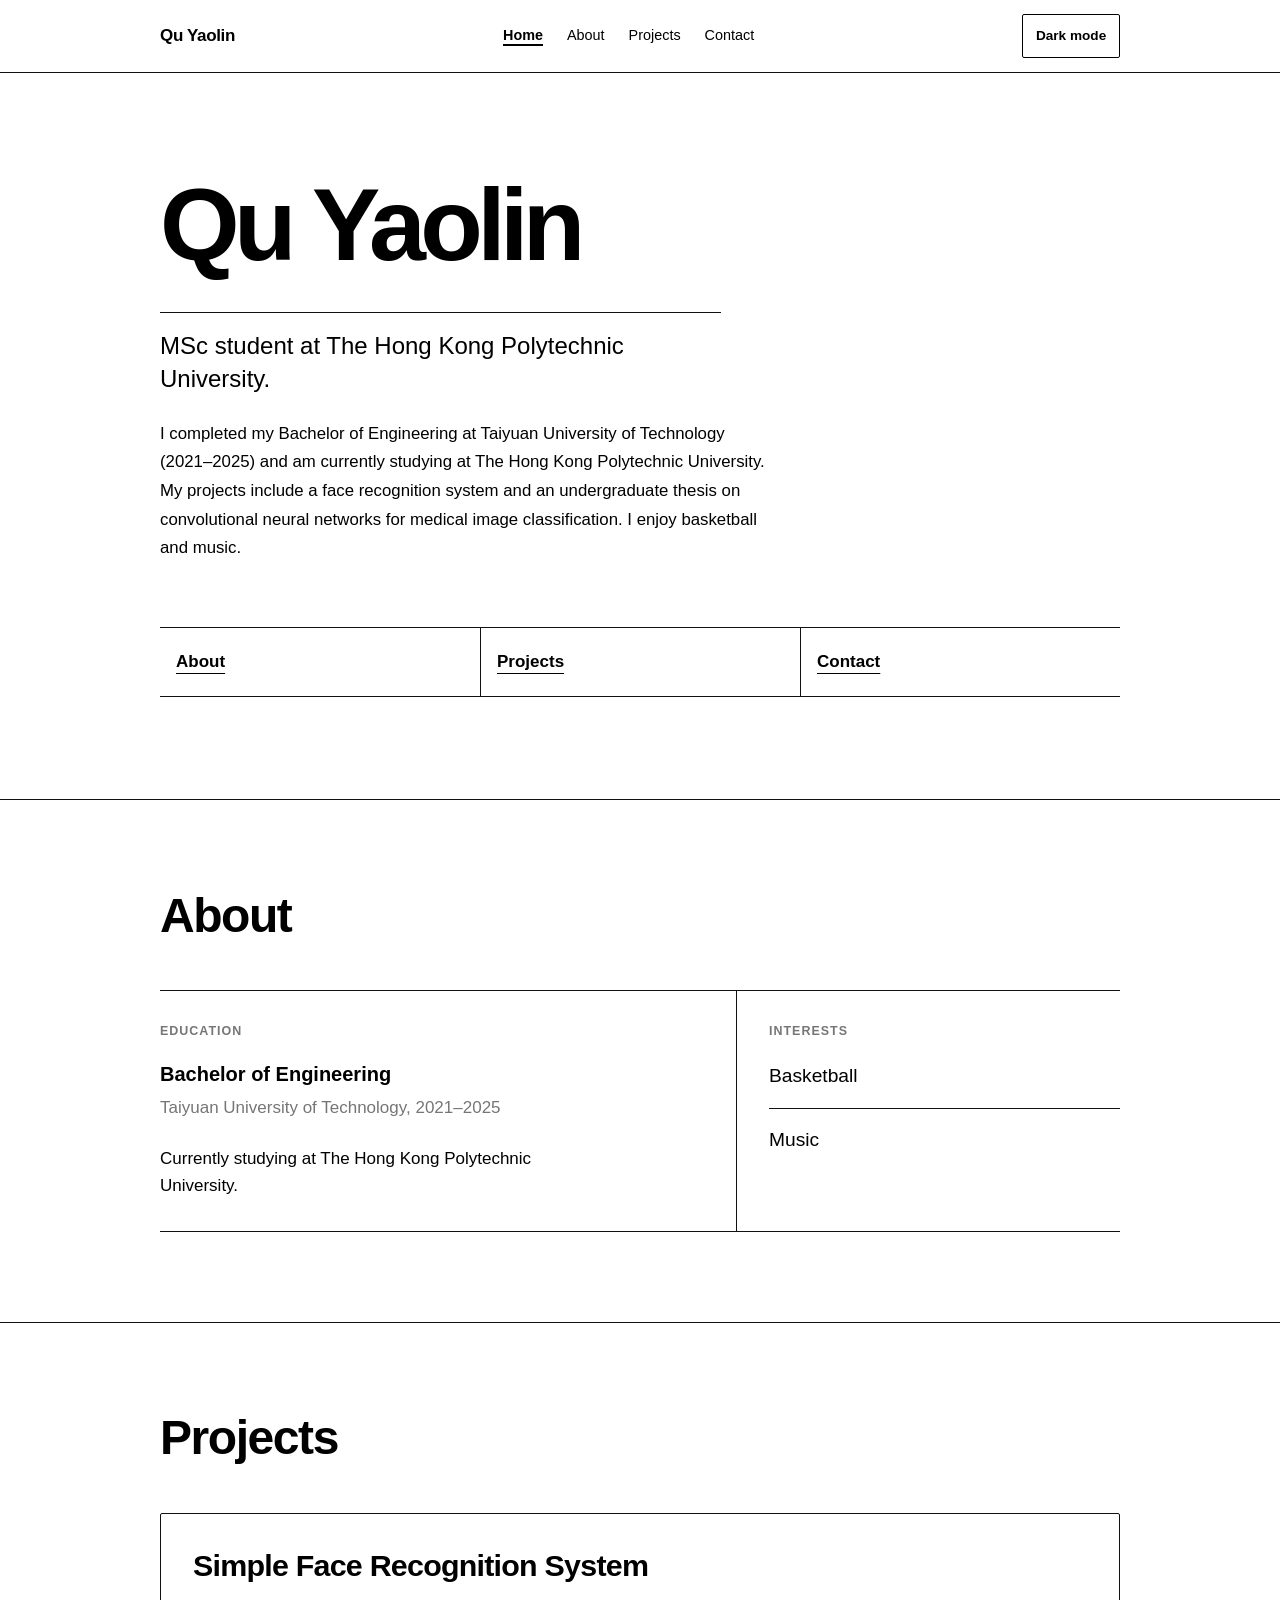
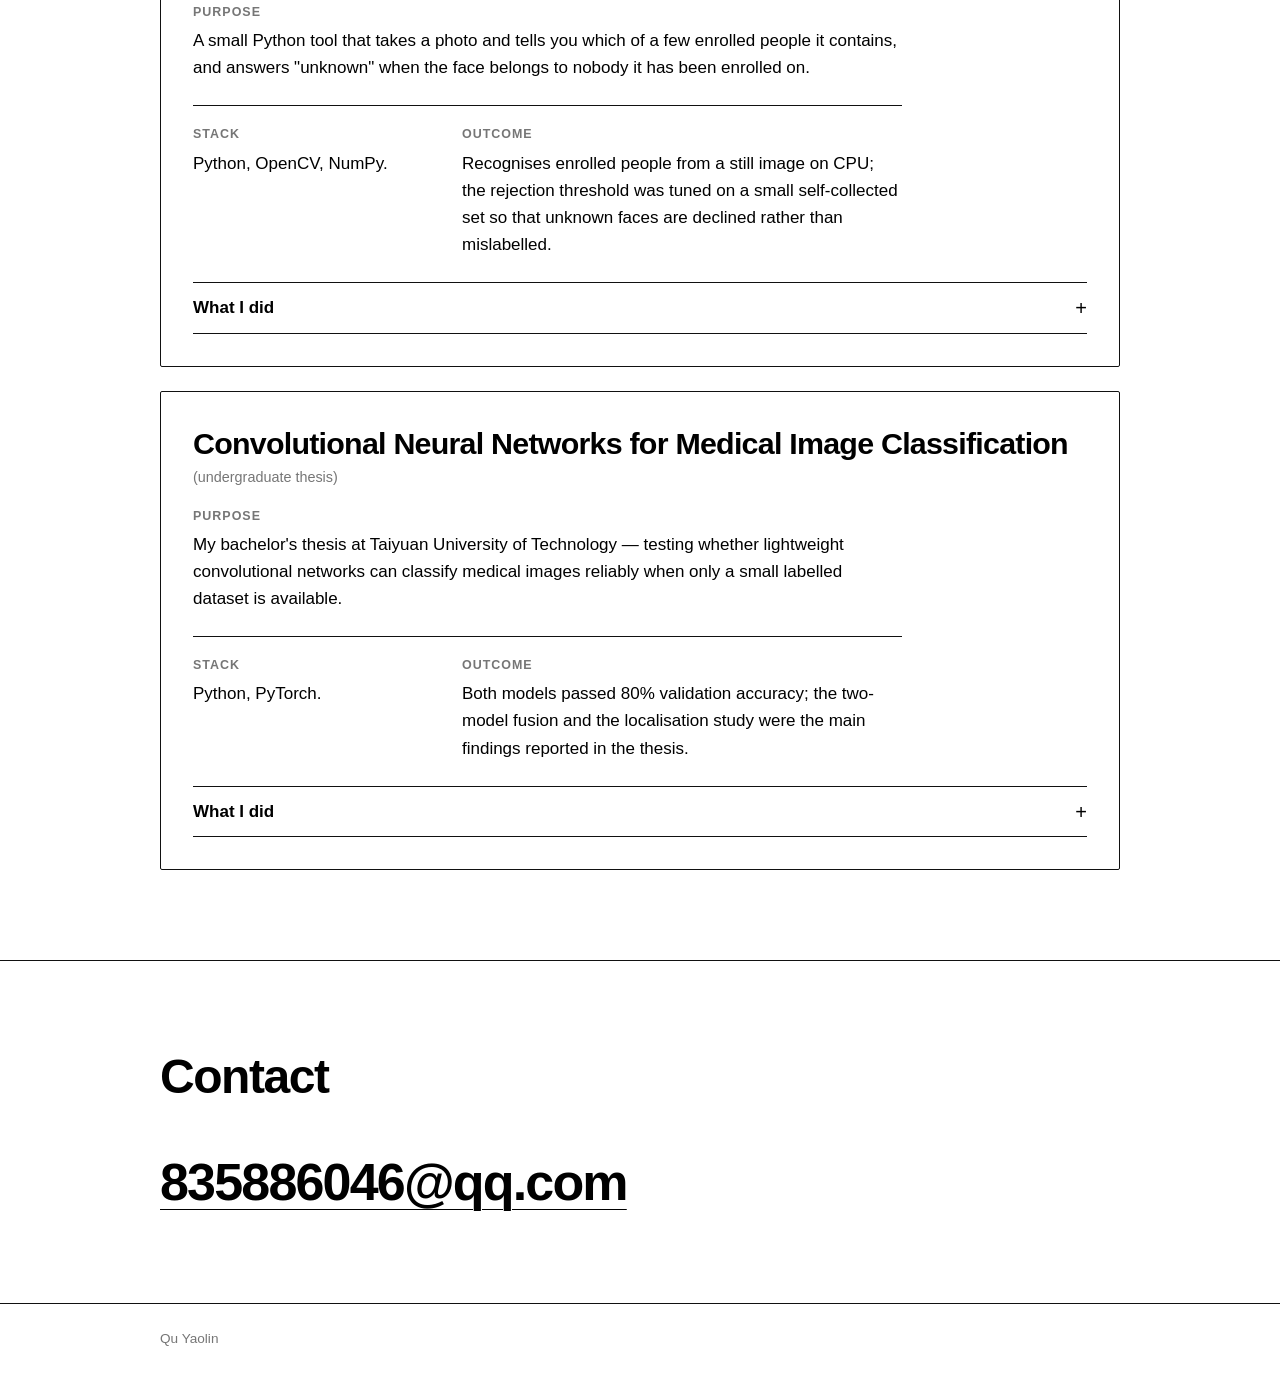
<file: v0/index.html>
<!DOCTYPE html>
<html lang="en" data-theme="light">
<head>
  <meta charset="utf-8">
  <meta name="viewport" content="width=device-width, initial-scale=1">
  <title>Qu Yaolin — MSc student at The Hong Kong Polytechnic University</title>
  <meta name="description" content="Personal website of Qu Yaolin, MSc student at The Hong Kong Polytechnic University.">
  <link rel="stylesheet" href="styles.css">
  <script src="script.js"></script>
</head>
<body>
  <a class="skip-link" href="#main">Skip to content</a>

  <header class="site-header">
    <div class="container site-header__inner">
      <a class="site-brand" href="#home">Qu Yaolin</a>

      <nav class="site-nav" aria-label="Primary">
        <ul class="site-nav__list" role="list">
          <li><a class="site-nav__link" href="#home" aria-current="location">Home</a></li>
          <li><a class="site-nav__link" href="#about">About</a></li>
          <li><a class="site-nav__link" href="#projects">Projects</a></li>
          <li><a class="site-nav__link" href="#contact">Contact</a></li>
        </ul>
      </nav>

      <button class="theme-toggle" id="theme-toggle" type="button" aria-pressed="false">
        Dark mode
      </button>
    </div>
  </header>

  <main id="main" tabindex="-1">
    <section class="hero" id="home" aria-labelledby="home-title">
      <div class="container">
        <h1 id="home-title">Qu Yaolin</h1>
        <p class="hero__tagline">MSc student at The Hong Kong Polytechnic University.</p>
        <p class="hero__intro">
          I completed my Bachelor of Engineering at Taiyuan University of Technology
          (2021–2025) and am currently studying at The Hong Kong Polytechnic University.
          My projects include a face recognition system and an undergraduate thesis on
          convolutional neural networks for medical image classification. I enjoy
          basketball and music.
        </p>

        <nav class="home-nav" aria-label="Page sections">
          <ul class="home-nav__list" role="list">
            <li><a class="home-nav__link" href="#about">About</a></li>
            <li><a class="home-nav__link" href="#projects">Projects</a></li>
            <li><a class="home-nav__link" href="#contact">Contact</a></li>
          </ul>
        </nav>
      </div>
    </section>

    <section class="section about" id="about" aria-labelledby="about-title">
      <div class="container">
        <h2 id="about-title">About</h2>

        <div class="about__grid">
          <div class="about__block">
            <h3>Education</h3>
            <p class="about__degree">Bachelor of Engineering</p>
            <p class="about__school">Taiyuan University of Technology, 2021–2025</p>
            <p class="about__current">Currently studying at The Hong Kong Polytechnic University.</p>
          </div>

          <div class="about__block">
            <h3>Interests</h3>
            <ul class="interest-list" role="list">
              <li>Basketball</li>
              <li>Music</li>
            </ul>
          </div>
        </div>
      </div>
    </section>

    <section class="section projects" id="projects" aria-labelledby="projects-title">
      <div class="container">
        <h2 id="projects-title">Projects</h2>

        <div class="project-list">
          <article class="project">
            <h3 class="project__title">Simple Face Recognition System</h3>

            <p class="project__purpose">
              <span class="label">Purpose</span>
              A small Python tool that takes a photo and tells you which of a few enrolled
              people it contains, and answers "unknown" when the face belongs to nobody it
              has been enrolled on.
            </p>

            <dl class="project__meta">
              <div class="project__meta-group">
                <dt>Stack</dt>
                <dd>Python, OpenCV, NumPy.</dd>
              </div>
              <div class="project__meta-group">
                <dt>Outcome</dt>
                <dd>
                  Recognises enrolled people from a still image on CPU; the rejection
                  threshold was tuned on a small self-collected set so that unknown faces
                  are declined rather than mislabelled.
                </dd>
              </div>
            </dl>

            <details class="project__details">
              <summary>What I did</summary>
              <ul class="project__contributions">
                <li>
                  Built the whole pipeline myself: image capture, face detection, face
                  encoding, distance-based matching, and rendering of labelled bounding
                  boxes.
                </li>
                <li>
                  Used OpenCV for capture and detection, and a compact face embedding per
                  detected face; matching is nearest-neighbour over the enrolled embeddings
                  with a distance threshold, so unenrolled faces are rejected instead of
                  being forced onto the closest identity.
                </li>
                <li>
                  Added an enrolment step that appends each new person's embeddings to a
                  small JSON store, so new people are added without retraining anything.
                </li>
                <li>
                  Kept the implementation in plain Python with NumPy and OpenCV and no
                  training loop, so the whole thing runs on a laptop CPU.
                </li>
              </ul>
            </details>
          </article>

          <article class="project">
            <h3 class="project__title">
              Convolutional Neural Networks for Medical Image Classification
              <span class="project__note">(undergraduate thesis)</span>
            </h3>

            <p class="project__purpose">
              <span class="label">Purpose</span>
              My bachelor's thesis at Taiyuan University of Technology — testing whether
              lightweight convolutional networks can classify medical images reliably when
              only a small labelled dataset is available.
            </p>

            <dl class="project__meta">
              <div class="project__meta-group">
                <dt>Stack</dt>
                <dd>Python, PyTorch.</dd>
              </div>
              <div class="project__meta-group">
                <dt>Outcome</dt>
                <dd>
                  Both models passed 80% validation accuracy; the two-model fusion and the
                  localisation study were the main findings reported in the thesis.
                </dd>
              </div>
            </dl>

            <details class="project__details">
              <summary>What I did</summary>
              <ul class="project__contributions">
                <li>
                  Implemented and compared two lightweight backbones, MobileNetV3 and
                  ResNet-18, inside one training harness so that the comparison was
                  like-for-like.
                </li>
                <li>
                  Rebuilt the MobileNetV3 classification head with a 512-unit hidden layer,
                  Hardswish activation and Dropout, to suit a small number of classes.
                </li>
                <li>
                  Wrote the training and evaluation loop in PyTorch with AdamW at a 3e-4
                  learning rate and a StepLR schedule over 15 epochs, logging training
                  loss, validation loss and accuracy every epoch; training ran on GPU.
                </li>
                <li>
                  Countered the small-sample regime with augmentation (random horizontal
                  flip plus stronger transforms) and kept the class set identical across
                  the training and validation splits.
                </li>
                <li>
                  Fused the two models at the end so that their errors would not coincide,
                  and studied a random-localisation crop that pushes the network towards
                  lesion regions instead of background texture.
                </li>
              </ul>
            </details>
          </article>
        </div>
      </div>
    </section>

    <section class="section contact" id="contact" aria-labelledby="contact-title">
      <div class="container">
        <h2 id="contact-title">Contact</h2>
        <p class="contact__email">
          <a href="mailto:835886046@qq.com">835886046@qq.com</a>
        </p>
      </div>
    </section>
  </main>

  <footer class="site-footer">
    <div class="container">
      <p>Qu Yaolin</p>
    </div>
  </footer>
</body>
</html>
</file>
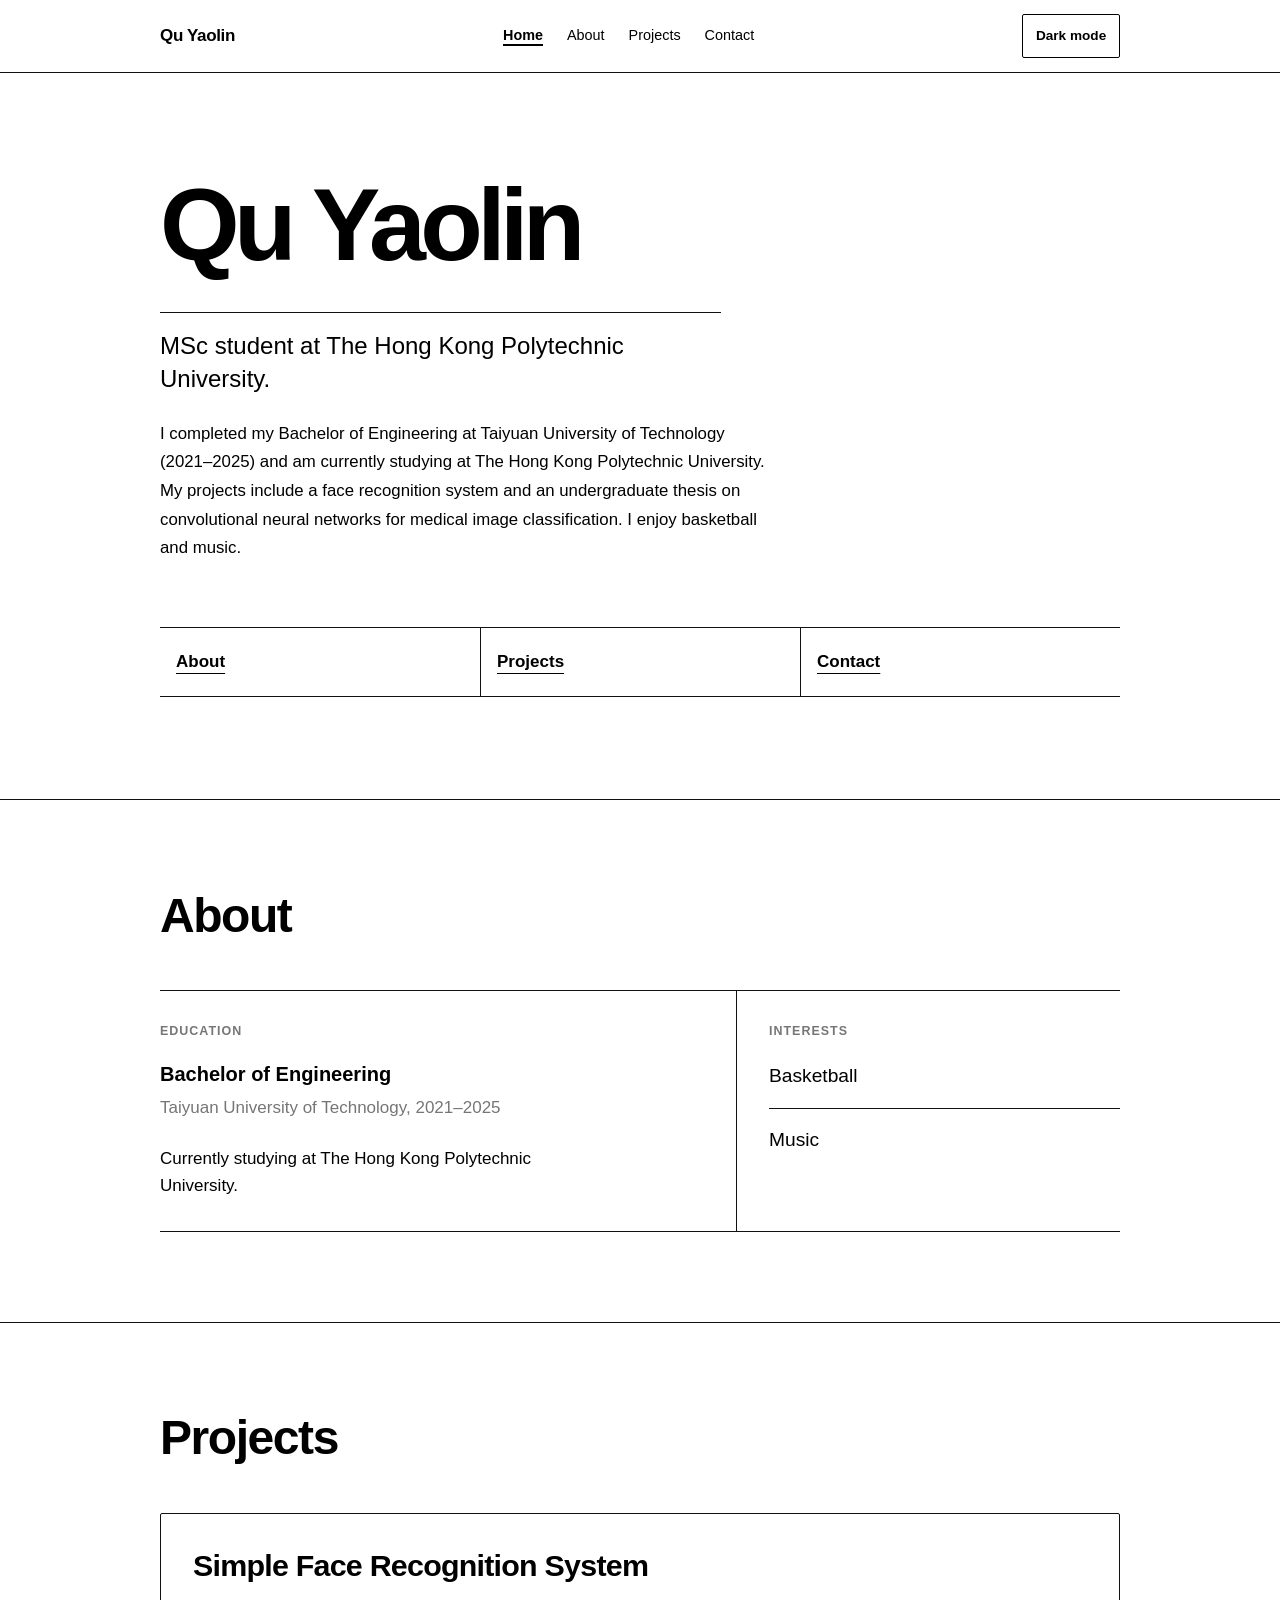
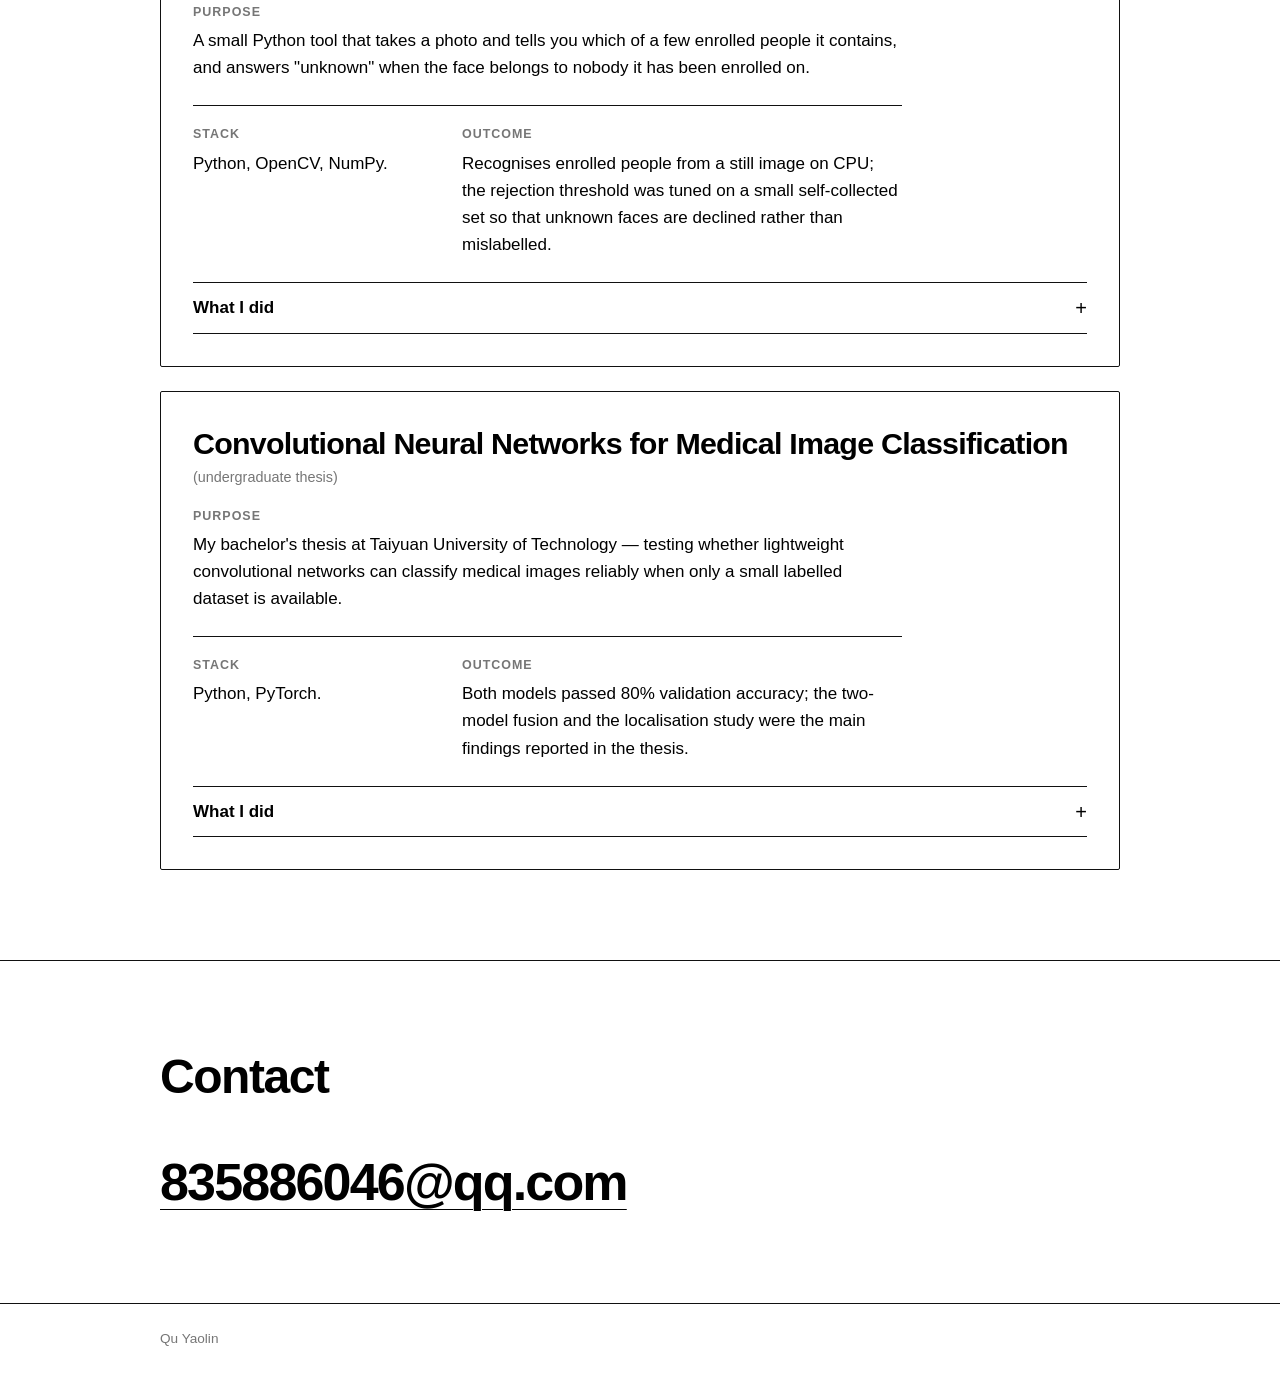
<file: v1/index.html>
<!DOCTYPE html>
<html lang="en" data-theme="light">
<head>
  <meta charset="utf-8">
  <meta name="viewport" content="width=device-width, initial-scale=1">
  <title>Qu Yaolin — MSc student at The Hong Kong Polytechnic University</title>
  <meta name="description" content="Personal website of Qu Yaolin, MSc student at The Hong Kong Polytechnic University.">
  <link rel="icon" href="data:image/svg+xml,%3Csvg xmlns='http://www.w3.org/2000/svg' viewBox='0 0 32 32'%3E%3Crect width='32' height='32' rx='2' fill='%23000000'/%3E%3Ctext x='16' y='23' font-family='Helvetica,Arial,sans-serif' font-size='17' font-weight='700' fill='%23ffffff' text-anchor='middle'%3EQY%3C/text%3E%3C/svg%3E">
  <link rel="stylesheet" href="styles.css">
  <script src="script.js"></script>
</head>
<body>
  <a class="skip-link" href="#main">Skip to content</a>

  <header class="site-header">
    <div class="container site-header__inner">
      <a class="site-brand" href="#home">Qu Yaolin</a>

      <nav class="site-nav" aria-label="Primary">
        <ul class="site-nav__list" role="list">
          <li><a class="site-nav__link" href="#home" aria-current="location">Home</a></li>
          <li><a class="site-nav__link" href="#about">About</a></li>
          <li><a class="site-nav__link" href="#projects">Projects</a></li>
          <li><a class="site-nav__link" href="#contact">Contact</a></li>
        </ul>
      </nav>

      <button class="theme-toggle" id="theme-toggle" type="button" aria-pressed="false">
        Dark mode
      </button>
    </div>
  </header>

  <main id="main" tabindex="-1">
    <section class="hero" id="home" aria-labelledby="home-title">
      <div class="container">
        <h1 id="home-title">Qu Yaolin</h1>
        <p class="hero__tagline">MSc student at The Hong Kong Polytechnic University.</p>
        <p class="hero__intro">
          I completed my Bachelor of Engineering at Taiyuan University of Technology
          (2021–2025) and am currently studying at The Hong Kong Polytechnic University.
          My projects include a face recognition system and an undergraduate thesis on
          convolutional neural networks for medical image classification. I enjoy
          basketball and music.
        </p>

        <nav class="home-nav" aria-label="Page sections">
          <ul class="home-nav__list" role="list">
            <li><a class="home-nav__link" href="#about">About</a></li>
            <li><a class="home-nav__link" href="#projects">Projects</a></li>
            <li><a class="home-nav__link" href="#contact">Contact</a></li>
          </ul>
        </nav>
      </div>
    </section>

    <section class="section about" id="about" aria-labelledby="about-title">
      <div class="container">
        <h2 id="about-title">About</h2>

        <div class="about__grid">
          <div class="about__block">
            <h3>Education</h3>
            <p class="about__degree">Bachelor of Engineering</p>
            <p class="about__school">Taiyuan University of Technology, 2021–2025</p>
            <p class="about__current">Currently studying at The Hong Kong Polytechnic University.</p>
          </div>

          <div class="about__block">
            <h3>Interests</h3>
            <ul class="interest-list" role="list">
              <li>Basketball</li>
              <li>Music</li>
            </ul>
          </div>
        </div>
      </div>
    </section>

    <section class="section projects" id="projects" aria-labelledby="projects-title">
      <div class="container">
        <h2 id="projects-title">Projects</h2>

        <div class="project-list">
          <article class="project">
            <h3 class="project__title">Simple Face Recognition System</h3>

            <p class="project__purpose">
              <span class="label">Purpose</span>
              A small Python tool that takes a photo and tells you which of a few enrolled
              people it contains, and answers "unknown" when the face belongs to nobody it
              has been enrolled on.
            </p>

            <dl class="project__meta">
              <div class="project__meta-group">
                <dt>Stack</dt>
                <dd>Python, OpenCV, NumPy.</dd>
              </div>
              <div class="project__meta-group">
                <dt>Outcome</dt>
                <dd>
                  Recognises enrolled people from a still image on CPU; the rejection
                  threshold was tuned on a small self-collected set so that unknown faces
                  are declined rather than mislabelled.
                </dd>
              </div>
            </dl>

            <details class="project__details">
              <summary>What I did</summary>
              <ul class="project__contributions">
                <li>
                  Built the whole pipeline myself: image capture, face detection, face
                  encoding, distance-based matching, and rendering of labelled bounding
                  boxes.
                </li>
                <li>
                  Used OpenCV for capture and detection, and a compact face embedding per
                  detected face; matching is nearest-neighbour over the enrolled embeddings
                  with a distance threshold, so unenrolled faces are rejected instead of
                  being forced onto the closest identity.
                </li>
                <li>
                  Added an enrolment step that appends each new person's embeddings to a
                  small JSON store, so new people are added without retraining anything.
                </li>
                <li>
                  Kept the implementation in plain Python with NumPy and OpenCV and no
                  training loop, so the whole thing runs on a laptop CPU.
                </li>
              </ul>
            </details>
          </article>

          <article class="project">
            <h3 class="project__title">
              Convolutional Neural Networks for Medical Image Classification
              <span class="project__note">(undergraduate thesis)</span>
            </h3>

            <p class="project__purpose">
              <span class="label">Purpose</span>
              My bachelor's thesis at Taiyuan University of Technology — testing whether
              lightweight convolutional networks can classify medical images reliably when
              only a small labelled dataset is available.
            </p>

            <dl class="project__meta">
              <div class="project__meta-group">
                <dt>Stack</dt>
                <dd>Python, PyTorch.</dd>
              </div>
              <div class="project__meta-group">
                <dt>Outcome</dt>
                <dd>
                  Both models passed 80% validation accuracy; the two-model fusion and the
                  localisation study were the main findings reported in the thesis.
                </dd>
              </div>
            </dl>

            <details class="project__details">
              <summary>What I did</summary>
              <ul class="project__contributions">
                <li>
                  Implemented and compared two lightweight backbones, MobileNetV3 and
                  ResNet-18, inside one training harness so that the comparison was
                  like-for-like.
                </li>
                <li>
                  Rebuilt the MobileNetV3 classification head with a 512-unit hidden layer,
                  Hardswish activation and Dropout, to suit a small number of classes.
                </li>
                <li>
                  Wrote the training and evaluation loop in PyTorch with AdamW at a 3e-4
                  learning rate and a StepLR schedule over 15 epochs, logging training
                  loss, validation loss and accuracy every epoch; training ran on GPU.
                </li>
                <li>
                  Countered the small-sample regime with augmentation (random horizontal
                  flip plus stronger transforms) and kept the class set identical across
                  the training and validation splits.
                </li>
                <li>
                  Fused the two models at the end so that their errors would not coincide,
                  and studied a random-localisation crop that pushes the network towards
                  lesion regions instead of background texture.
                </li>
              </ul>
            </details>
          </article>
        </div>
      </div>
    </section>

    <section class="section contact" id="contact" aria-labelledby="contact-title">
      <div class="container">
        <h2 id="contact-title">Contact</h2>
        <p class="contact__email">
          <a href="mailto:835886046@qq.com">835886046@qq.com</a>
        </p>
      </div>
    </section>
  </main>

  <footer class="site-footer">
    <div class="container">
      <p>Qu Yaolin</p>
    </div>
  </footer>
</body>
</html>
</file>
<file: v0/styles.css>
:root {
  --bg: #ffffff;
  --fg: #000000;
  --muted: #767676;
  --line: #111111;
  --content-width: 60rem;
  --gutter: clamp(1.25rem, 4vw, 2.5rem);
  --header-offset: 5.5rem;
  color-scheme: light;
}

[data-theme="dark"] {
  --bg: #000000;
  --fg: #ffffff;
  --muted: #767676;
  --line: #767676;
  color-scheme: dark;
}

*,
*::before,
*::after {
  box-sizing: border-box;
}

html {
  scroll-behavior: smooth;
  scroll-padding-top: var(--header-offset);
}

body {
  margin: 0;
  background-color: var(--bg);
  color: var(--fg);
  font-family: -apple-system, BlinkMacSystemFont, "Segoe UI", Roboto, Helvetica, Arial, sans-serif;
  font-size: 17px;
  line-height: 1.6;
  overflow-wrap: break-word;
  -webkit-font-smoothing: antialiased;
}

h1,
h2,
h3 {
  margin: 0;
  font-weight: 700;
  line-height: 1.15;
  letter-spacing: -0.03em;
  text-wrap: balance;
}

h1 {
  font-size: clamp(3.5rem, 8vw, 6.5rem);
  line-height: 0.98;
  letter-spacing: -0.055em;
}

h2 {
  font-size: clamp(2rem, 4vw, 3rem);
  line-height: 1.1;
}

h3 {
  font-size: 1.25rem;
}

p {
  margin: 0;
}

a {
  color: inherit;
}

button {
  font: inherit;
}

::selection {
  background-color: var(--fg);
  color: var(--bg);
}

:focus-visible {
  outline: 2px solid var(--fg);
  outline-offset: 3px;
}

.container {
  width: min(calc(100% - (2 * var(--gutter))), var(--content-width));
  margin-inline: auto;
}

.skip-link {
  position: fixed;
  top: 0.75rem;
  left: 0.75rem;
  z-index: 100;
  padding: 0.65rem 0.9rem;
  border-radius: 2px;
  background-color: var(--fg);
  color: var(--bg);
  font-size: 0.9rem;
  font-weight: 600;
  text-decoration: none;
  transform: translateY(-180%);
}

.skip-link:focus {
  transform: translateY(0);
}

/* ---------- Header ---------- */

.site-header {
  position: sticky;
  top: 0;
  z-index: 20;
  background-color: var(--bg);
  border-bottom: 1px solid var(--line);
}

.site-header__inner {
  display: grid;
  grid-template-columns: auto 1fr auto;
  align-items: center;
  gap: 2rem;
  min-height: 4.5rem;
}

.site-brand {
  display: inline-flex;
  align-items: center;
  min-height: 2.75rem;
  font-weight: 700;
  letter-spacing: -0.02em;
  text-decoration: none;
}

.site-nav {
  justify-self: center;
}

.site-nav__list {
  display: flex;
  align-items: center;
  gap: clamp(0.5rem, 2.5vw, 1.5rem);
  margin: 0;
  padding: 0;
  list-style: none;
}

.site-nav__link {
  display: inline-flex;
  align-items: center;
  min-height: 2.75rem;
  font-size: 0.9rem;
  font-weight: 500;
  text-decoration: none;
}

.site-nav__link:hover {
  text-decoration: underline;
  text-decoration-thickness: 1px;
  text-underline-offset: 0.3em;
}

.site-nav__link[aria-current="location"] {
  font-weight: 700;
  text-decoration: underline;
  text-decoration-thickness: 2px;
  text-underline-offset: 0.3em;
}

.theme-toggle {
  justify-self: end;
  min-height: 2.75rem;
  padding: 0.4rem 0.8rem;
  border: 1px solid var(--fg);
  border-radius: 2px;
  background-color: transparent;
  color: var(--fg);
  font-size: 0.85rem;
  font-weight: 600;
  line-height: 1.2;
  cursor: pointer;
}

.theme-toggle:hover {
  background-color: var(--fg);
  color: var(--bg);
}

[data-theme="dark"] .theme-toggle {
  background-color: var(--fg);
  color: var(--bg);
}

[data-theme="dark"] .theme-toggle:hover {
  background-color: transparent;
  color: var(--fg);
}

/* ---------- Home ---------- */

.hero {
  padding-block: clamp(4rem, 8vw, 7rem);
}

.hero__tagline {
  max-width: 42ch;
  margin-top: clamp(1.5rem, 3vw, 2.25rem);
  padding-top: 1rem;
  border-top: 1px solid var(--line);
  font-size: clamp(1.2rem, 2vw, 1.5rem);
  font-weight: 500;
  line-height: 1.4;
}

.hero__intro {
  max-width: 65ch;
  margin-top: 1.5rem;
  font-size: 1.05rem;
  line-height: 1.7;
}

.home-nav {
  margin-top: clamp(2.5rem, 5vw, 4rem);
  border-top: 1px solid var(--line);
  border-bottom: 1px solid var(--line);
}

.home-nav__list {
  display: grid;
  grid-template-columns: repeat(3, minmax(0, 1fr));
  margin: 0;
  padding: 0;
  list-style: none;
}

.home-nav__list > li + li {
  border-left: 1px solid var(--line);
}

.home-nav__link {
  display: flex;
  align-items: center;
  min-height: 4.25rem;
  padding: 0.75rem 1rem;
  font-weight: 600;
  text-decoration: underline;
  text-decoration-thickness: 1px;
  text-underline-offset: 0.35em;
}

.home-nav__link:hover {
  text-decoration-thickness: 2px;
}

/* ---------- Sections ---------- */

.section {
  padding-block: clamp(4rem, 7vw, 6rem);
  border-top: 1px solid var(--line);
}

.section h2 {
  margin-bottom: clamp(2rem, 4vw, 3rem);
}

/* ---------- About ---------- */

.about__grid {
  display: grid;
  grid-template-columns: minmax(0, 1.2fr) minmax(0, 0.8fr);
  border-top: 1px solid var(--line);
  border-bottom: 1px solid var(--line);
}

.about__block {
  padding-block: 2rem;
  padding-right: 2rem;
}

.about__block + .about__block {
  padding-right: 0;
  padding-left: 2rem;
  border-left: 1px solid var(--line);
}

.about h3 {
  margin-bottom: 1.25rem;
  color: var(--muted);
  font-size: 0.78rem;
  font-weight: 600;
  letter-spacing: 0.08em;
  line-height: 1.4;
  text-transform: uppercase;
}

.about__degree {
  font-size: 1.25rem;
  font-weight: 600;
  line-height: 1.35;
}

.about__school {
  margin-top: 0.35rem;
  color: var(--muted);
}

.about__current {
  max-width: 48ch;
  margin-top: 1.5rem;
}

.interest-list {
  margin: 0;
  padding: 0;
  list-style: none;
}

.interest-list li {
  padding-block: 1rem;
  border-top: 1px solid var(--line);
  font-size: 1.2rem;
}

.interest-list li:first-child {
  padding-top: 0;
  border-top: 0;
}

/* ---------- Projects ---------- */

.project-list {
  display: grid;
  gap: 1.5rem;
}

.project {
  padding: clamp(1.25rem, 3vw, 2rem);
  border: 1px solid var(--line);
  border-radius: 2px;
}

.project__title {
  font-size: clamp(1.35rem, 3vw, 1.9rem);
  line-height: 1.25;
  letter-spacing: -0.025em;
}

.project__note {
  display: block;
  margin-top: 0.35rem;
  color: var(--muted);
  font-size: 0.9rem;
  font-weight: 400;
  letter-spacing: 0;
  line-height: 1.4;
}

.project__purpose {
  max-width: 75ch;
  margin-top: 1.25rem;
}

.label {
  display: block;
  margin-bottom: 0.35rem;
  color: var(--muted);
  font-size: 0.78rem;
  font-weight: 600;
  letter-spacing: 0.08em;
  line-height: 1.4;
  text-transform: uppercase;
}

.project__meta {
  display: grid;
  grid-template-columns: minmax(0, 0.35fr) minmax(0, 0.65fr);
  gap: 1.5rem 2rem;
  max-width: 75ch;
  margin: 1.5rem 0 0;
  padding-top: 1.25rem;
  border-top: 1px solid var(--line);
}

.project__meta dt {
  margin: 0 0 0.35rem;
  color: var(--muted);
  font-size: 0.78rem;
  font-weight: 600;
  letter-spacing: 0.08em;
  line-height: 1.4;
  text-transform: uppercase;
}

.project__meta dd {
  margin: 0;
}

.project__details {
  margin-top: 1.5rem;
}

.project__details summary {
  display: flex;
  align-items: center;
  justify-content: space-between;
  gap: 1rem;
  min-height: 3rem;
  padding-block: 0.7rem;
  border-top: 1px solid var(--line);
  border-bottom: 1px solid var(--line);
  font-weight: 600;
  list-style: none;
  cursor: pointer;
}

.project__details summary::-webkit-details-marker {
  display: none;
}

.project__details summary::marker {
  content: "";
}

.project__details summary::after {
  content: "+";
  font-size: 1.25rem;
  font-weight: 400;
  line-height: 1;
}

.project__details[open] summary::after {
  content: "-";
}

.project__details summary:hover {
  text-decoration: underline;
  text-underline-offset: 0.25em;
}

.project__contributions {
  max-width: 70ch;
  margin: 1.25rem 0 0;
  padding-left: 1.25rem;
}

.project__contributions li {
  margin-bottom: 0.75rem;
}

.project__contributions li:last-child {
  margin-bottom: 0;
}

/* ---------- Contact ---------- */

.contact__email {
  font-size: clamp(1.75rem, 5vw, 3.25rem);
  font-weight: 600;
  letter-spacing: -0.035em;
  line-height: 1.2;
  overflow-wrap: anywhere;
}

.contact__email a {
  text-decoration-thickness: 1px;
  text-underline-offset: 0.18em;
}

.contact__email a:hover {
  text-decoration-thickness: 2px;
}

/* ---------- Footer ---------- */

.site-footer {
  padding-block: 1.5rem;
  border-top: 1px solid var(--line);
  color: var(--muted);
  font-size: 0.85rem;
}

.site-footer p {
  margin: 0;
}

/* ---------- Responsive ---------- */

@media (max-width: 767px) {
  :root {
    --header-offset: 8rem;
  }

  .site-header__inner {
    grid-template-columns: minmax(0, 1fr) auto;
    gap: 0.35rem 1rem;
    padding-block: 0.6rem;
    min-height: 0;
  }

  .site-brand {
    grid-column: 1;
    grid-row: 1;
  }

  .theme-toggle {
    grid-column: 2;
    grid-row: 1;
  }

  .site-nav {
    grid-column: 1 / -1;
    grid-row: 2;
    justify-self: stretch;
    border-top: 1px solid var(--line);
  }

  .site-nav__list {
    justify-content: space-between;
    gap: 0.25rem;
  }

  .site-nav__link {
    font-size: 0.82rem;
  }

  .hero {
    padding-block: 3.5rem;
  }

  .home-nav__list {
    grid-template-columns: minmax(0, 1fr);
  }

  .home-nav__list > li + li {
    border-top: 1px solid var(--line);
    border-left: 0;
  }

  .home-nav__link {
    min-height: 3.5rem;
    padding-inline: 0;
  }

  .section {
    padding-block: 3.5rem;
  }

  .section h2 {
    margin-bottom: 1.75rem;
  }

  .about__grid {
    grid-template-columns: minmax(0, 1fr);
  }

  .about__block {
    padding: 1.75rem 0;
  }

  .about__block + .about__block {
    padding-left: 0;
    border-top: 1px solid var(--line);
    border-left: 0;
  }

  .project__meta {
    grid-template-columns: minmax(0, 1fr);
    gap: 1.25rem;
  }

  .contact__email {
    font-size: clamp(1.5rem, 7vw, 2.25rem);
  }
}

@media (prefers-reduced-motion: reduce) {
  html {
    scroll-behavior: auto;
  }
}
</file>
<file: v1/styles.css>
:root {
  --bg: #ffffff;
  --fg: #000000;
  --muted: #767676;
  --line: #111111;
  --content-width: 60rem;
  --gutter: clamp(1.25rem, 4vw, 2.5rem);
  --header-offset: 5.5rem;
  color-scheme: light;
}

[data-theme="dark"] {
  --bg: #000000;
  --fg: #ffffff;
  --muted: #767676;
  --line: #767676;
  color-scheme: dark;
}

*,
*::before,
*::after {
  box-sizing: border-box;
}

html {
  scroll-behavior: smooth;
  scroll-padding-top: var(--header-offset);
}

body {
  margin: 0;
  background-color: var(--bg);
  color: var(--fg);
  font-family: -apple-system, BlinkMacSystemFont, "Segoe UI", Roboto, Helvetica, Arial, sans-serif;
  font-size: 17px;
  line-height: 1.6;
  overflow-wrap: break-word;
  -webkit-font-smoothing: antialiased;
}

h1,
h2,
h3 {
  margin: 0;
  font-weight: 700;
  line-height: 1.15;
  letter-spacing: -0.03em;
  text-wrap: balance;
}

h1 {
  font-size: clamp(3.5rem, 8vw, 6.5rem);
  line-height: 0.98;
  letter-spacing: -0.055em;
}

h2 {
  font-size: clamp(2rem, 4vw, 3rem);
  line-height: 1.1;
}

h3 {
  font-size: 1.25rem;
}

p {
  margin: 0;
}

a {
  color: inherit;
}

button {
  font: inherit;
}

::selection {
  background-color: var(--fg);
  color: var(--bg);
}

:focus-visible {
  outline: 2px solid var(--fg);
  outline-offset: 3px;
}

.container {
  width: min(calc(100% - (2 * var(--gutter))), var(--content-width));
  margin-inline: auto;
}

.skip-link {
  position: fixed;
  top: 0.75rem;
  left: 0.75rem;
  z-index: 100;
  padding: 0.65rem 0.9rem;
  border-radius: 2px;
  background-color: var(--fg);
  color: var(--bg);
  font-size: 0.9rem;
  font-weight: 600;
  text-decoration: none;
  transform: translateY(-180%);
}

.skip-link:focus {
  transform: translateY(0);
}

/* ---------- Header ---------- */

.site-header {
  position: sticky;
  top: 0;
  z-index: 20;
  background-color: var(--bg);
  border-bottom: 1px solid var(--line);
}

.site-header__inner {
  display: grid;
  grid-template-columns: auto 1fr auto;
  align-items: center;
  gap: 2rem;
  min-height: 4.5rem;
}

.site-brand {
  display: inline-flex;
  align-items: center;
  min-height: 2.75rem;
  font-weight: 700;
  letter-spacing: -0.02em;
  text-decoration: none;
}

.site-nav {
  justify-self: center;
}

.site-nav__list {
  display: flex;
  align-items: center;
  gap: clamp(0.5rem, 2.5vw, 1.5rem);
  margin: 0;
  padding: 0;
  list-style: none;
}

.site-nav__link {
  display: inline-flex;
  align-items: center;
  min-height: 2.75rem;
  font-size: 0.9rem;
  font-weight: 500;
  text-decoration: none;
}

.site-nav__link:hover {
  text-decoration: underline;
  text-decoration-thickness: 1px;
  text-underline-offset: 0.3em;
}

.site-nav__link[aria-current="location"] {
  font-weight: 700;
  text-decoration: underline;
  text-decoration-thickness: 2px;
  text-underline-offset: 0.3em;
}

.theme-toggle {
  justify-self: end;
  min-height: 2.75rem;
  padding: 0.4rem 0.8rem;
  border: 1px solid var(--fg);
  border-radius: 2px;
  background-color: transparent;
  color: var(--fg);
  font-size: 0.85rem;
  font-weight: 600;
  line-height: 1.2;
  cursor: pointer;
}

.theme-toggle:hover {
  background-color: var(--fg);
  color: var(--bg);
}

[data-theme="dark"] .theme-toggle {
  background-color: var(--fg);
  color: var(--bg);
}

[data-theme="dark"] .theme-toggle:hover {
  background-color: transparent;
  color: var(--fg);
}

/* ---------- Home ---------- */

.hero {
  padding-block: clamp(4rem, 8vw, 7rem);
}

.hero__tagline {
  max-width: 42ch;
  margin-top: clamp(1.5rem, 3vw, 2.25rem);
  padding-top: 1rem;
  border-top: 1px solid var(--line);
  font-size: clamp(1.2rem, 2vw, 1.5rem);
  font-weight: 500;
  line-height: 1.4;
}

.hero__intro {
  max-width: 65ch;
  margin-top: 1.5rem;
  font-size: 1.05rem;
  line-height: 1.7;
}

.home-nav {
  margin-top: clamp(2.5rem, 5vw, 4rem);
  border-top: 1px solid var(--line);
  border-bottom: 1px solid var(--line);
}

.home-nav__list {
  display: grid;
  grid-template-columns: repeat(3, minmax(0, 1fr));
  margin: 0;
  padding: 0;
  list-style: none;
}

.home-nav__list > li + li {
  border-left: 1px solid var(--line);
}

.home-nav__link {
  display: flex;
  align-items: center;
  min-height: 4.25rem;
  padding: 0.75rem 1rem;
  font-weight: 600;
  text-decoration: underline;
  text-decoration-thickness: 1px;
  text-underline-offset: 0.35em;
}

.home-nav__link:hover {
  text-decoration-thickness: 2px;
}

/* ---------- Sections ---------- */

.section {
  padding-block: clamp(4rem, 7vw, 6rem);
  border-top: 1px solid var(--line);
}

.section h2 {
  margin-bottom: clamp(2rem, 4vw, 3rem);
}

/* ---------- About ---------- */

.about__grid {
  display: grid;
  grid-template-columns: minmax(0, 1.2fr) minmax(0, 0.8fr);
  border-top: 1px solid var(--line);
  border-bottom: 1px solid var(--line);
}

.about__block {
  padding-block: 2rem;
  padding-right: 2rem;
}

.about__block + .about__block {
  padding-right: 0;
  padding-left: 2rem;
  border-left: 1px solid var(--line);
}

.about h3 {
  margin-bottom: 1.25rem;
  color: var(--muted);
  font-size: 0.78rem;
  font-weight: 600;
  letter-spacing: 0.08em;
  line-height: 1.4;
  text-transform: uppercase;
}

.about__degree {
  font-size: 1.25rem;
  font-weight: 600;
  line-height: 1.35;
}

.about__school {
  margin-top: 0.35rem;
  color: var(--muted);
}

.about__current {
  max-width: 48ch;
  margin-top: 1.5rem;
}

.interest-list {
  margin: 0;
  padding: 0;
  list-style: none;
}

.interest-list li {
  padding-block: 1rem;
  border-top: 1px solid var(--line);
  font-size: 1.2rem;
}

.interest-list li:first-child {
  padding-top: 0;
  border-top: 0;
}

/* ---------- Projects ---------- */

.project-list {
  display: grid;
  gap: 1.5rem;
}

.project {
  padding: clamp(1.25rem, 3vw, 2rem);
  border: 1px solid var(--line);
  border-radius: 2px;
}

.project__title {
  font-size: clamp(1.35rem, 3vw, 1.9rem);
  line-height: 1.25;
  letter-spacing: -0.025em;
}

.project__note {
  display: block;
  margin-top: 0.35rem;
  color: var(--muted);
  font-size: 0.9rem;
  font-weight: 400;
  letter-spacing: 0;
  line-height: 1.4;
}

.project__purpose {
  max-width: 75ch;
  margin-top: 1.25rem;
}

.label {
  display: block;
  margin-bottom: 0.35rem;
  color: var(--muted);
  font-size: 0.78rem;
  font-weight: 600;
  letter-spacing: 0.08em;
  line-height: 1.4;
  text-transform: uppercase;
}

.project__meta {
  display: grid;
  grid-template-columns: minmax(0, 0.35fr) minmax(0, 0.65fr);
  gap: 1.5rem 2rem;
  max-width: 75ch;
  margin: 1.5rem 0 0;
  padding-top: 1.25rem;
  border-top: 1px solid var(--line);
}

.project__meta dt {
  margin: 0 0 0.35rem;
  color: var(--muted);
  font-size: 0.78rem;
  font-weight: 600;
  letter-spacing: 0.08em;
  line-height: 1.4;
  text-transform: uppercase;
}

.project__meta dd {
  margin: 0;
}

.project__details {
  margin-top: 1.5rem;
}

.project__details summary {
  display: flex;
  align-items: center;
  justify-content: space-between;
  gap: 1rem;
  min-height: 3rem;
  padding-block: 0.7rem;
  border-top: 1px solid var(--line);
  border-bottom: 1px solid var(--line);
  font-weight: 600;
  list-style: none;
  cursor: pointer;
}

.project__details summary::-webkit-details-marker {
  display: none;
}

.project__details summary::marker {
  content: "";
}

.project__details summary::after {
  content: "+";
  font-size: 1.25rem;
  font-weight: 400;
  line-height: 1;
}

.project__details[open] summary::after {
  content: "-";
}

.project__details summary:hover {
  text-decoration: underline;
  text-underline-offset: 0.25em;
}

.project__contributions {
  max-width: 70ch;
  margin: 1.25rem 0 0;
  padding-left: 1.25rem;
}

.project__contributions li {
  margin-bottom: 0.75rem;
}

.project__contributions li:last-child {
  margin-bottom: 0;
}

/* ---------- Contact ---------- */

.contact__email {
  font-size: clamp(1.75rem, 5vw, 3.25rem);
  font-weight: 600;
  letter-spacing: -0.035em;
  line-height: 1.2;
  overflow-wrap: anywhere;
}

.contact__email a {
  text-decoration-thickness: 1px;
  text-underline-offset: 0.18em;
}

.contact__email a:hover {
  text-decoration-thickness: 2px;
}

/* ---------- Footer ---------- */

.site-footer {
  padding-block: 1.5rem;
  border-top: 1px solid var(--line);
  color: var(--muted);
  font-size: 0.85rem;
}

.site-footer p {
  margin: 0;
}

/* ---------- Responsive ---------- */

@media (max-width: 767px) {
  :root {
    --header-offset: 8rem;
  }

  .site-header__inner {
    grid-template-columns: minmax(0, 1fr) auto;
    gap: 0.35rem 1rem;
    padding-block: 0.6rem;
    min-height: 0;
  }

  .site-brand {
    grid-column: 1;
    grid-row: 1;
  }

  .theme-toggle {
    grid-column: 2;
    grid-row: 1;
  }

  .site-nav {
    grid-column: 1 / -1;
    grid-row: 2;
    justify-self: stretch;
    border-top: 1px solid var(--line);
  }

  .site-nav__list {
    justify-content: space-between;
    gap: 0.25rem;
  }

  .site-nav__link {
    font-size: 0.82rem;
  }

  .hero {
    padding-block: 3.5rem;
  }

  .home-nav__list {
    grid-template-columns: minmax(0, 1fr);
  }

  .home-nav__list > li + li {
    border-top: 1px solid var(--line);
    border-left: 0;
  }

  .home-nav__link {
    min-height: 3.5rem;
    padding-inline: 0;
  }

  .section {
    padding-block: 3.5rem;
  }

  .section h2 {
    margin-bottom: 1.75rem;
  }

  .about__grid {
    grid-template-columns: minmax(0, 1fr);
  }

  .about__block {
    padding: 1.75rem 0;
  }

  .about__block + .about__block {
    padding-left: 0;
    border-top: 1px solid var(--line);
    border-left: 0;
  }

  .project__meta {
    grid-template-columns: minmax(0, 1fr);
    gap: 1.25rem;
  }

  .contact__email {
    font-size: clamp(1.5rem, 7vw, 2.25rem);
  }
}

@media (prefers-reduced-motion: reduce) {
  html {
    scroll-behavior: auto;
  }
}
</file>
